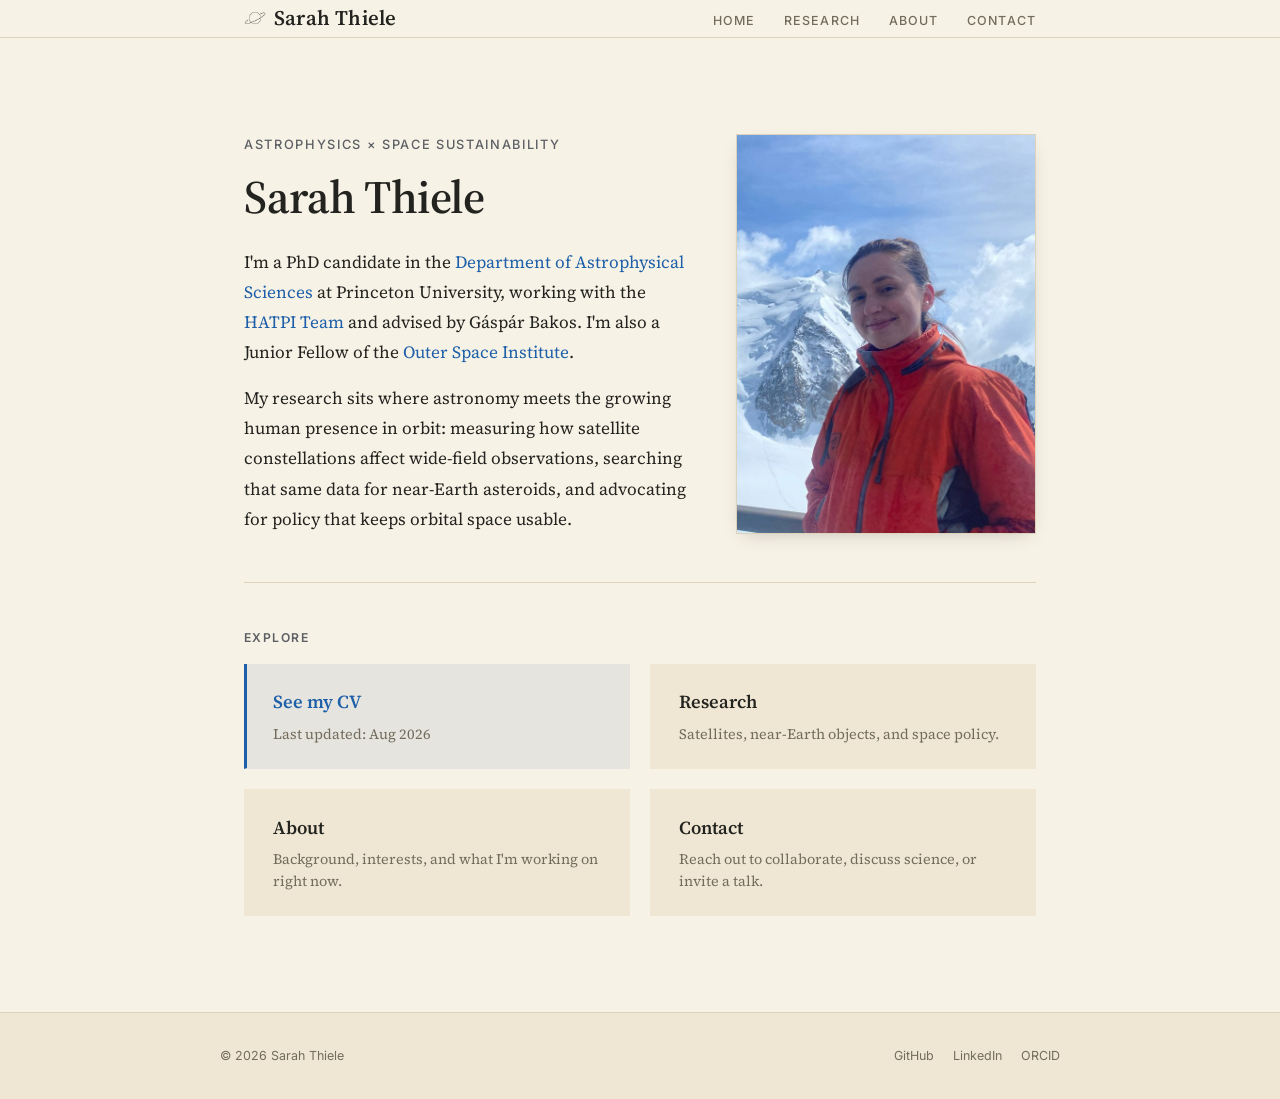
<file: index.html>
<!DOCTYPE html>
<html lang="en">
<head>
  <meta charset="UTF-8" />
  <meta name="viewport" content="width=device-width, initial-scale=1" />
  <title>Sarah Thiele | Astronomer</title>
  <meta name="description" content="Sarah Thiele — PhD candidate in astrophysics at Princeton University studying satellite trails and space sustainability." />
  <link rel="preconnect" href="https://fonts.googleapis.com" />
  <link rel="preconnect" href="https://fonts.gstatic.com" crossorigin />
  <link href="https://fonts.googleapis.com/css2?family=Source+Serif+4:ital,wght@0,400;0,600;1,400&family=Inter:wght@400;500;600&display=swap" rel="stylesheet" />
  <link rel="icon" type="image/png" href="saturn-icon.png" />
  <link rel="stylesheet" href="style.css" />
</head>
<body>
<script src="nav.js" defer></script>

<main>
  <section class="hero">
    <div class="hero-text">
      <p class="tagline">Astrophysics × Space Sustainability</p>
      <h1>Sarah Thiele</h1>
      <p>
        I'm a PhD candidate in the <a href="https://www.astro.princeton.edu/">Department of Astrophysical Sciences</a> at Princeton University, working with the <a href="https://hatpi.org/">HATPI Team</a> and advised by Gáspár Bakos. I'm also a Junior Fellow of the <a href="http://outerspaceinstitute.ca/">Outer Space Institute</a>.
      </p>
      <p>
        My research sits where astronomy meets the growing human presence in orbit: measuring how satellite constellations affect wide-field observations, searching that same data for near-Earth asteroids, and advocating for policy that keeps orbital space usable.
      </p>
    </div>
    <div class="hero-photo">
      <!--
        Replace the src below with your own photo.
        Rename your photo file to "photo.jpg" and put it in the same folder,
        or update the path here.
      -->
      <img src="photo.jpg" alt="Sarah Thiele" onerror="this.style.display='none'" />
    </div>
  </section>

  <h3>Explore</h3>
  <div class="quick-links">
    <a class="ql-card ql-cv" href="Thiele_CV_2026.pdf" target="_blank" rel="noopener">
      <div class="ql-title">See my CV</div>
      <div class="ql-desc">Last updated: Aug 2026</div>
    </a>
    <a class="ql-card" href="research.html">
      <div class="ql-title">Research</div>
      <div class="ql-desc">Satellites, near-Earth objects, and space policy.</div>
    </a>
    <a class="ql-card" href="about.html">
      <div class="ql-title">About</div>
      <div class="ql-desc">Background, interests, and what I'm working on right now.</div>
    </a>
    <a class="ql-card" href="contact.html">
      <div class="ql-title">Contact</div>
      <div class="ql-desc">Reach out to collaborate, discuss science, or invite a talk.</div>
    </a>
  </div>
</main>

</body>
</html>
</file>
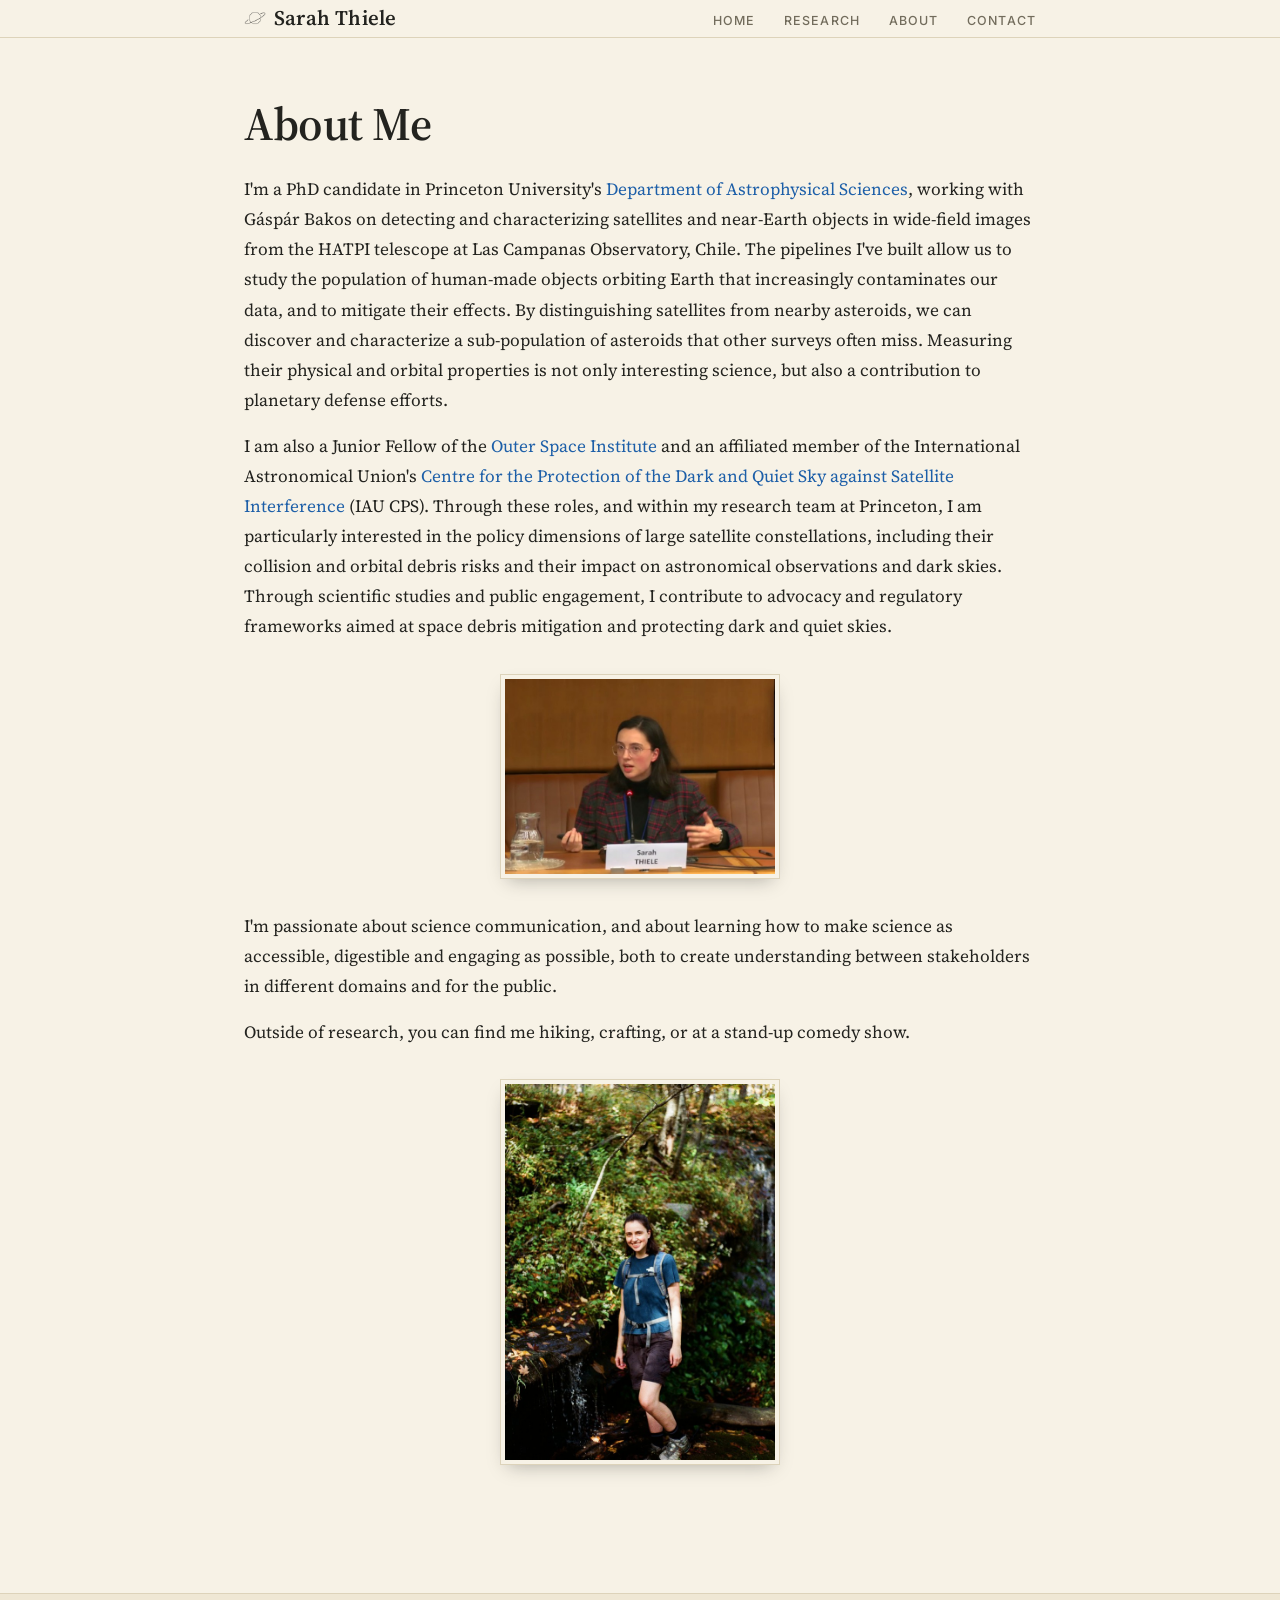
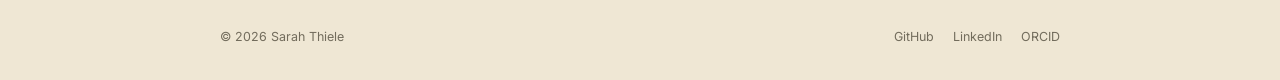
<file: about.html>
<!DOCTYPE html>
<html lang="en">
<head>
  <meta charset="UTF-8" />
  <meta name="viewport" content="width=device-width, initial-scale=1" />
  <title>About | Sarah Thiele</title>
  <meta name="description" content="About Sarah Thiele — PhD candidate in astrophysics at Princeton University." />
  <link rel="preconnect" href="https://fonts.googleapis.com" />
  <link rel="preconnect" href="https://fonts.gstatic.com" crossorigin />
  <link href="https://fonts.googleapis.com/css2?family=Source+Serif+4:ital,wght@0,400;0,600;1,400&family=Inter:wght@400;500;600&display=swap" rel="stylesheet" />
  <link rel="icon" type="image/png" href="saturn-icon.png" />
  <link rel="stylesheet" href="style.css" />
</head>
<body>
<script src="nav.js" defer></script>

<main>
  <h1>About Me</h1>

  <p>
    I'm a PhD candidate in Princeton University's <a href="https://www.astro.princeton.edu/">Department of Astrophysical Sciences</a>, working with Gáspár Bakos on detecting and characterizing satellites and near-Earth objects in wide-field images from the HATPI telescope at Las Campanas Observatory, Chile. The pipelines I've built allow us to study the population of human-made objects orbiting Earth that increasingly contaminates our data, and to mitigate their effects. By distinguishing satellites from nearby asteroids, we can discover and characterize a sub-population of asteroids that other surveys often miss. Measuring their physical and orbital properties is not only interesting science, but also a contribution to planetary defense efforts.
  </p>

  <p>
    I am also a Junior Fellow of the <a href="http://outerspaceinstitute.ca/">Outer Space Institute</a> and an affiliated member of the International Astronomical Union's <a href="https://cps.iau.org/">Centre for the Protection of the Dark and Quiet Sky against Satellite Interference</a> (IAU CPS). Through these roles, and within my research team at Princeton, I am particularly interested in the policy dimensions of large satellite constellations, including their collision and orbital debris risks and their impact on astronomical observations and dark skies. Through scientific studies and public engagement, I contribute to advocacy and regulatory frameworks aimed at space debris mitigation and protecting dark and quiet skies.
  </p>

  <img class="side-photo side-photo-talk" src="about-talk.jpg" alt="Sarah Thiele giving a talk" />

  <p>
    I'm passionate about science communication, and about learning how to make science as accessible, digestible and engaging as possible, both to create understanding between stakeholders in different domains and for the public.
  </p>

  <p>
    Outside of research, you can find me hiking, crafting, or at a stand-up comedy show.
  </p>

  <img class="side-photo side-photo-hiking" src="about-hiking.jpg" alt="Sarah Thiele hiking" />
</main>

</body>
</html>
</file>
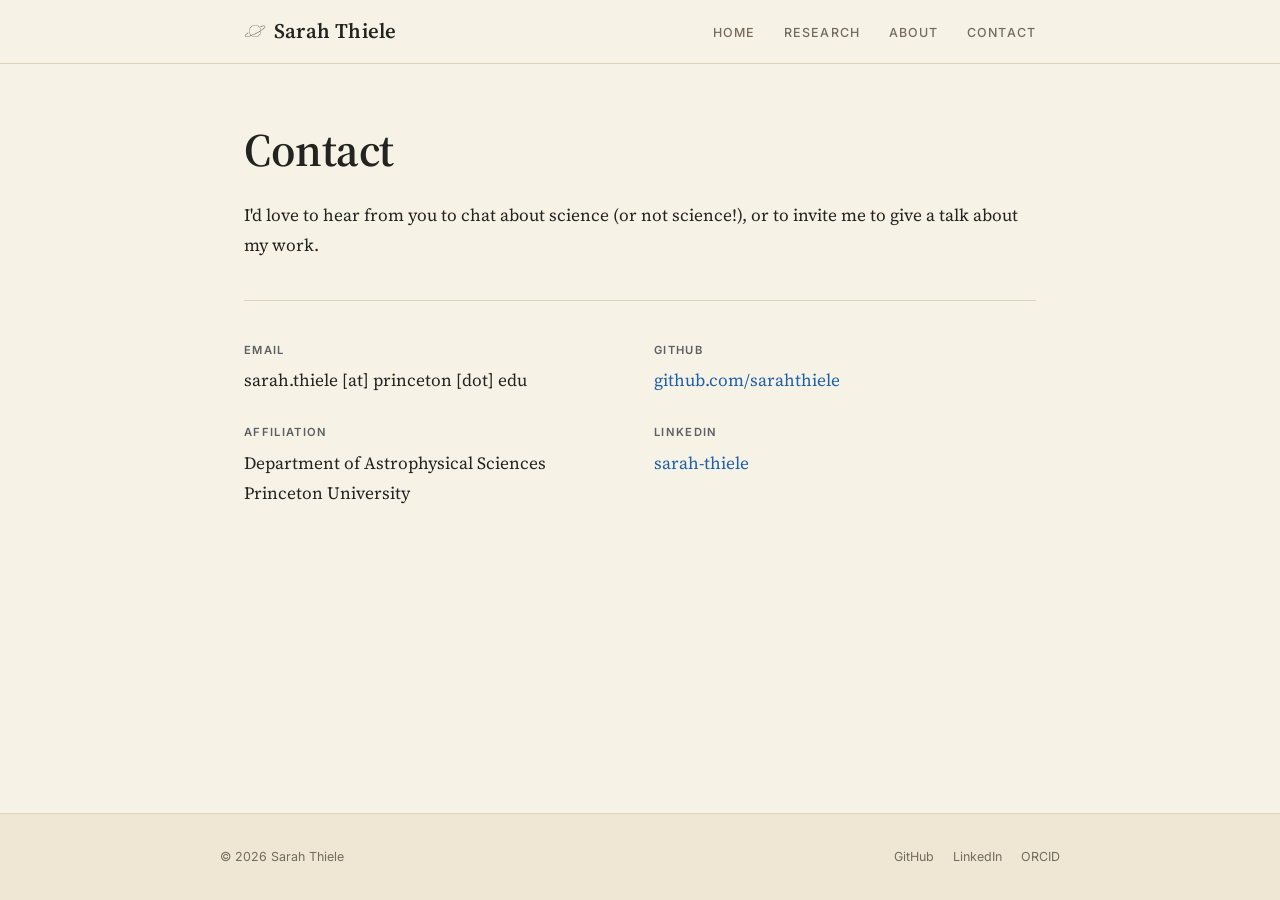
<file: contact.html>
<!DOCTYPE html>
<html lang="en">
<head>
  <meta charset="UTF-8" />
  <meta name="viewport" content="width=device-width, initial-scale=1" />
  <title>Contact | Sarah Thiele</title>
  <meta name="description" content="Contact Sarah Thiele, PhD candidate in astrophysics at Princeton University." />
  <link rel="preconnect" href="https://fonts.googleapis.com" />
  <link rel="preconnect" href="https://fonts.gstatic.com" crossorigin />
  <link href="https://fonts.googleapis.com/css2?family=Source+Serif+4:ital,wght@0,400;0,600;1,400&family=Inter:wght@400;500;600&display=swap" rel="stylesheet" />
  <link rel="icon" type="image/png" href="saturn-icon.png" />
  <link rel="stylesheet" href="style.css" />
</head>
<body>
<script src="nav.js" defer></script>

<main>
  <h1>Contact</h1>
  <p>
    I'd love to hear from you to chat about science (or not science!), or to invite me to give a talk about my work.
  </p>

  <hr />

  <div class="contact-grid">
    <div class="contact-item">
      <p class="label">Email</p>
      <p>sarah.thiele [at] princeton [dot] edu</p>
    </div>
    <div class="contact-item">
      <p class="label">GitHub</p>
      <p><a href="https://github.com/sarahthiele" target="_blank" rel="noopener">github.com/sarahthiele</a></p>
    </div>
    <div class="contact-item">
      <p class="label">Affiliation</p>
      <p>
        Department of Astrophysical Sciences<br/>
        Princeton University
      </p>
    </div>
    <div class="contact-item">
      <p class="label">LinkedIn</p>
      <p><a href="http://www.linkedin.com/in/sarah-thiele-a543a9128" target="_blank" rel="noopener">sarah-thiele</a></p>
    </div>
  </div>
</main>

</body>
</html>
</file>
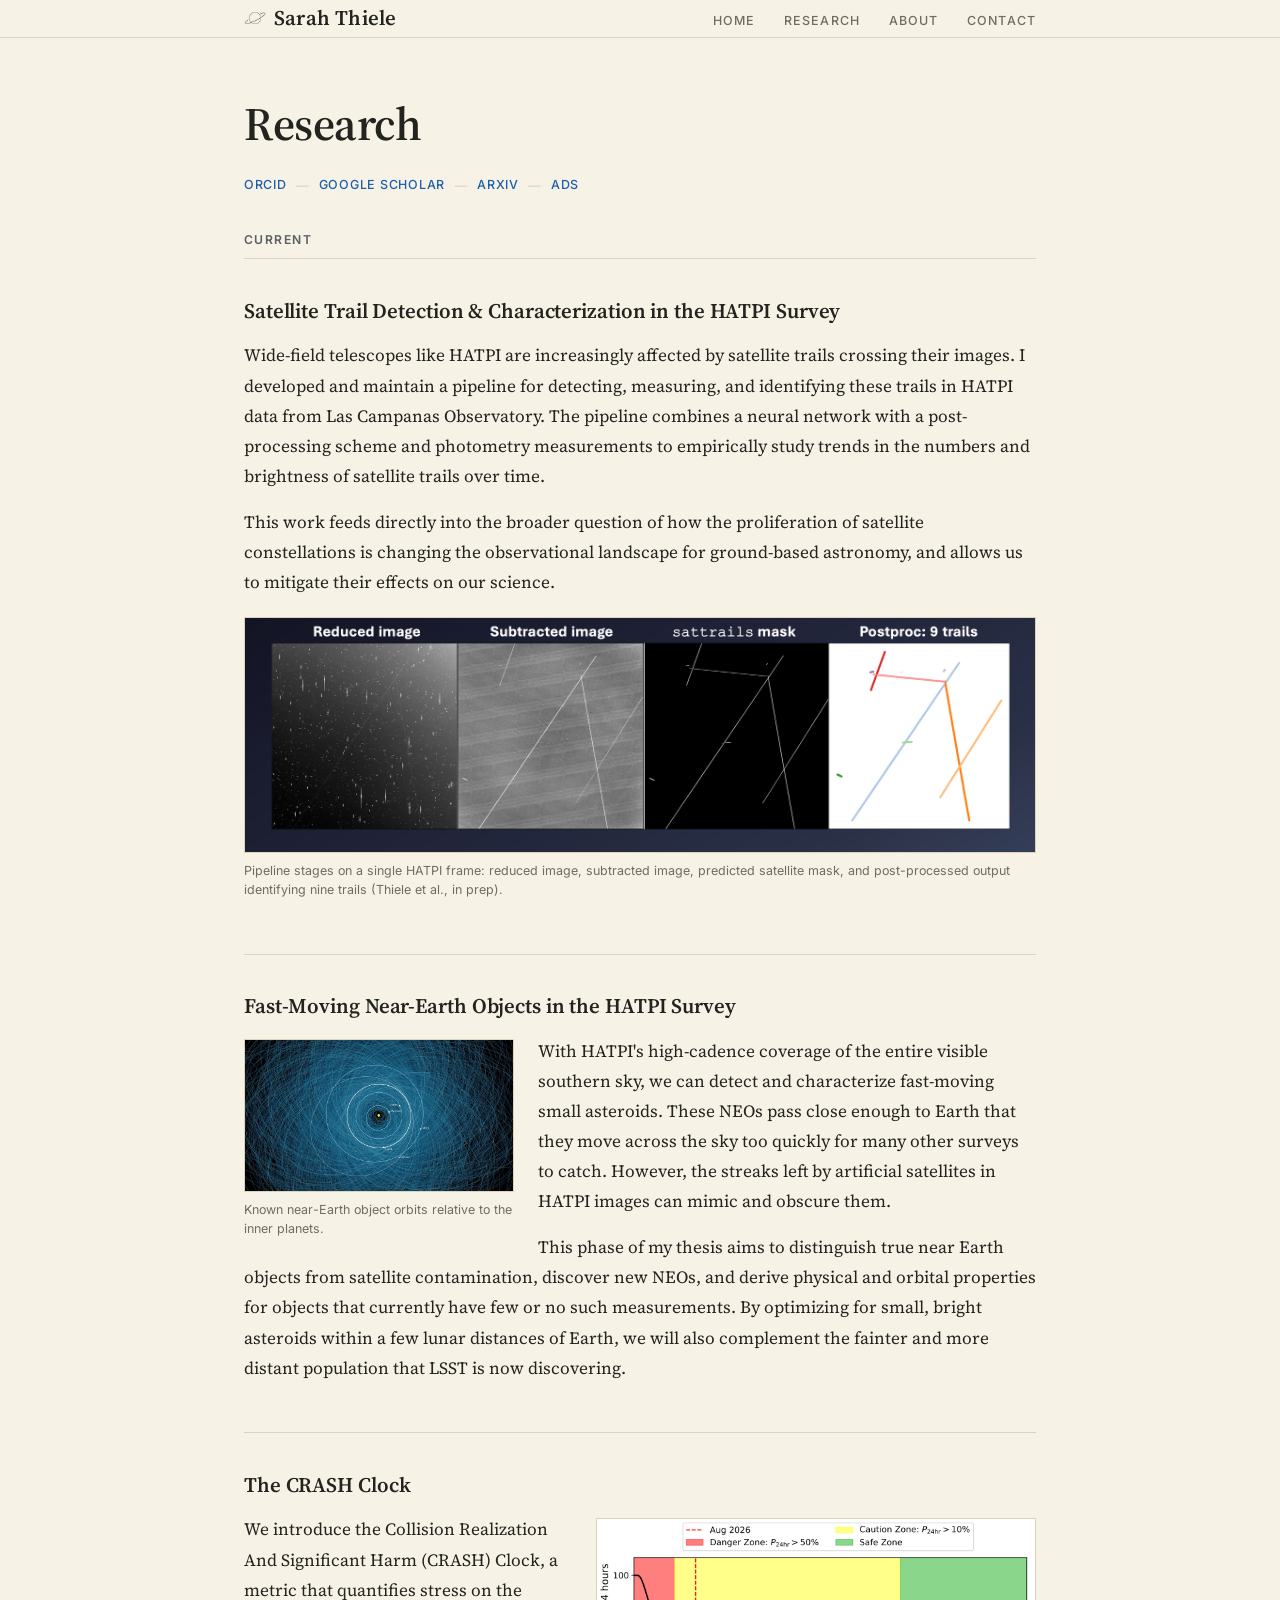
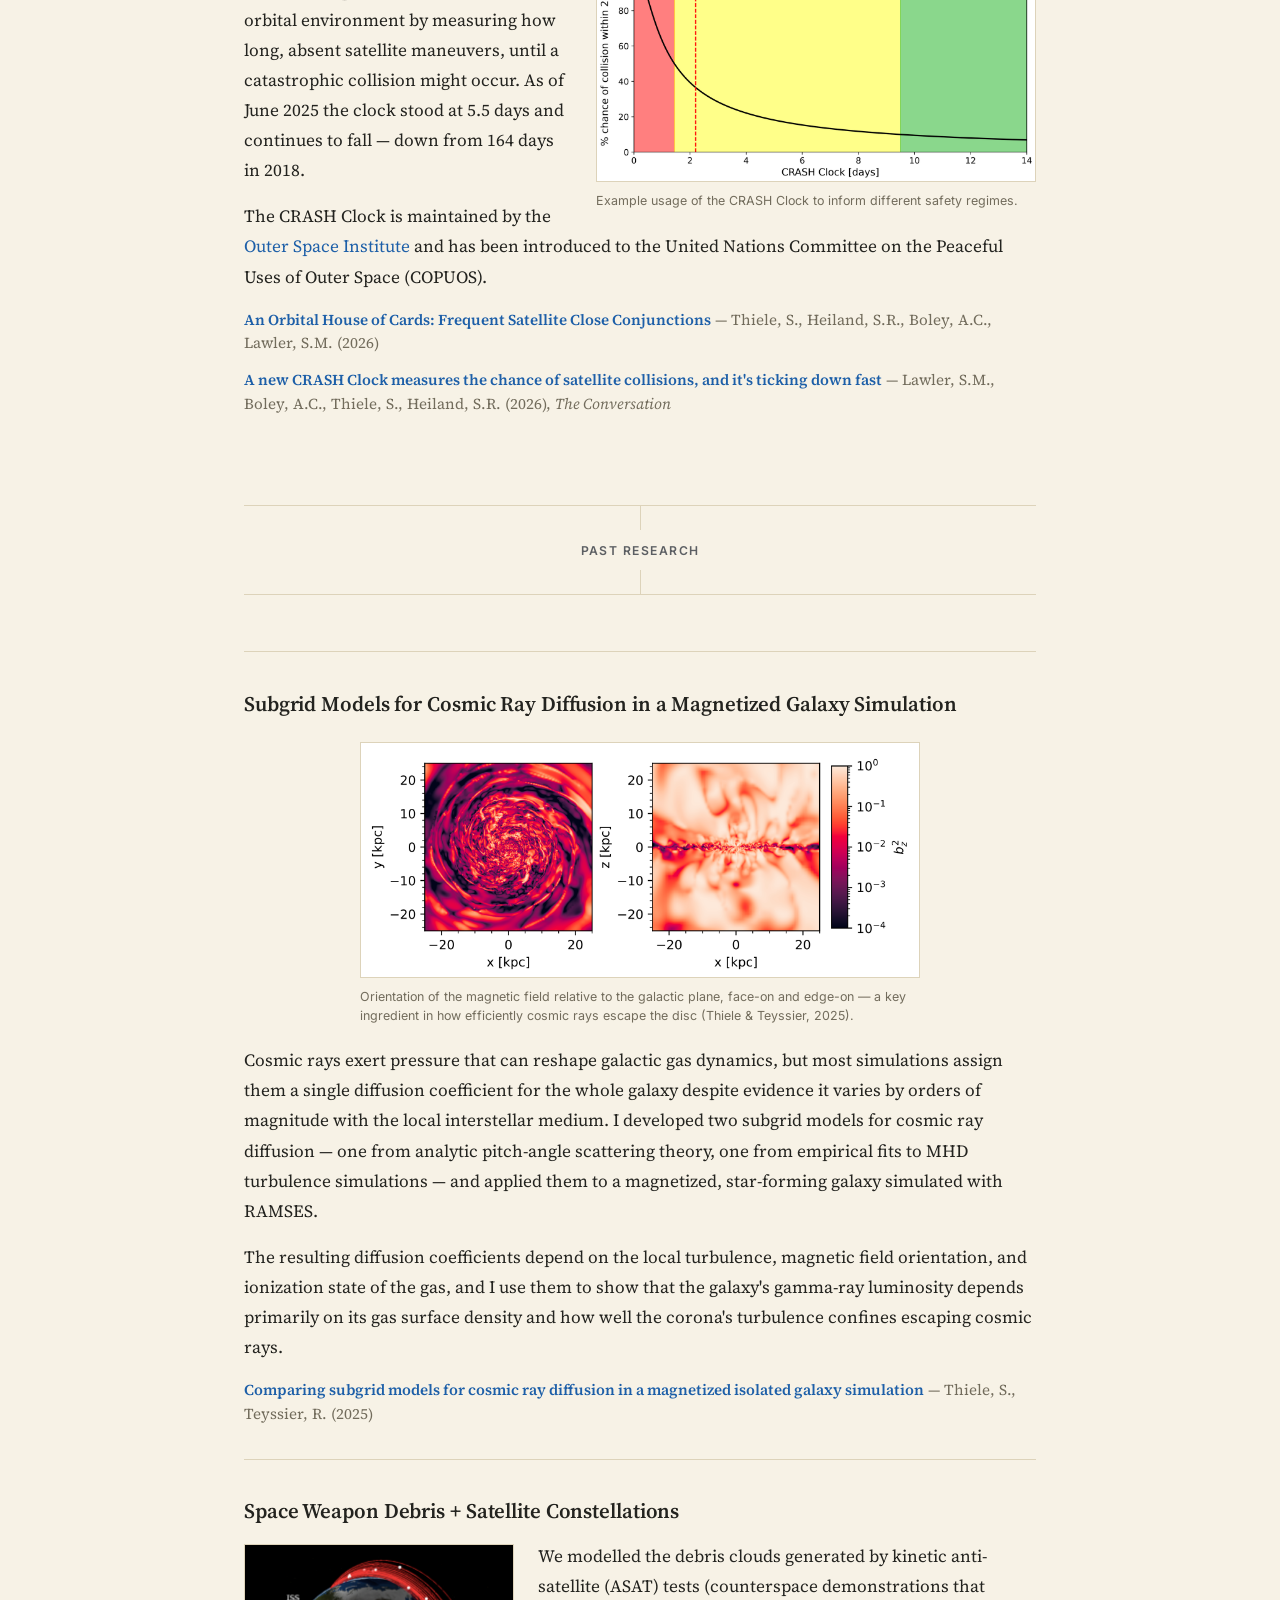
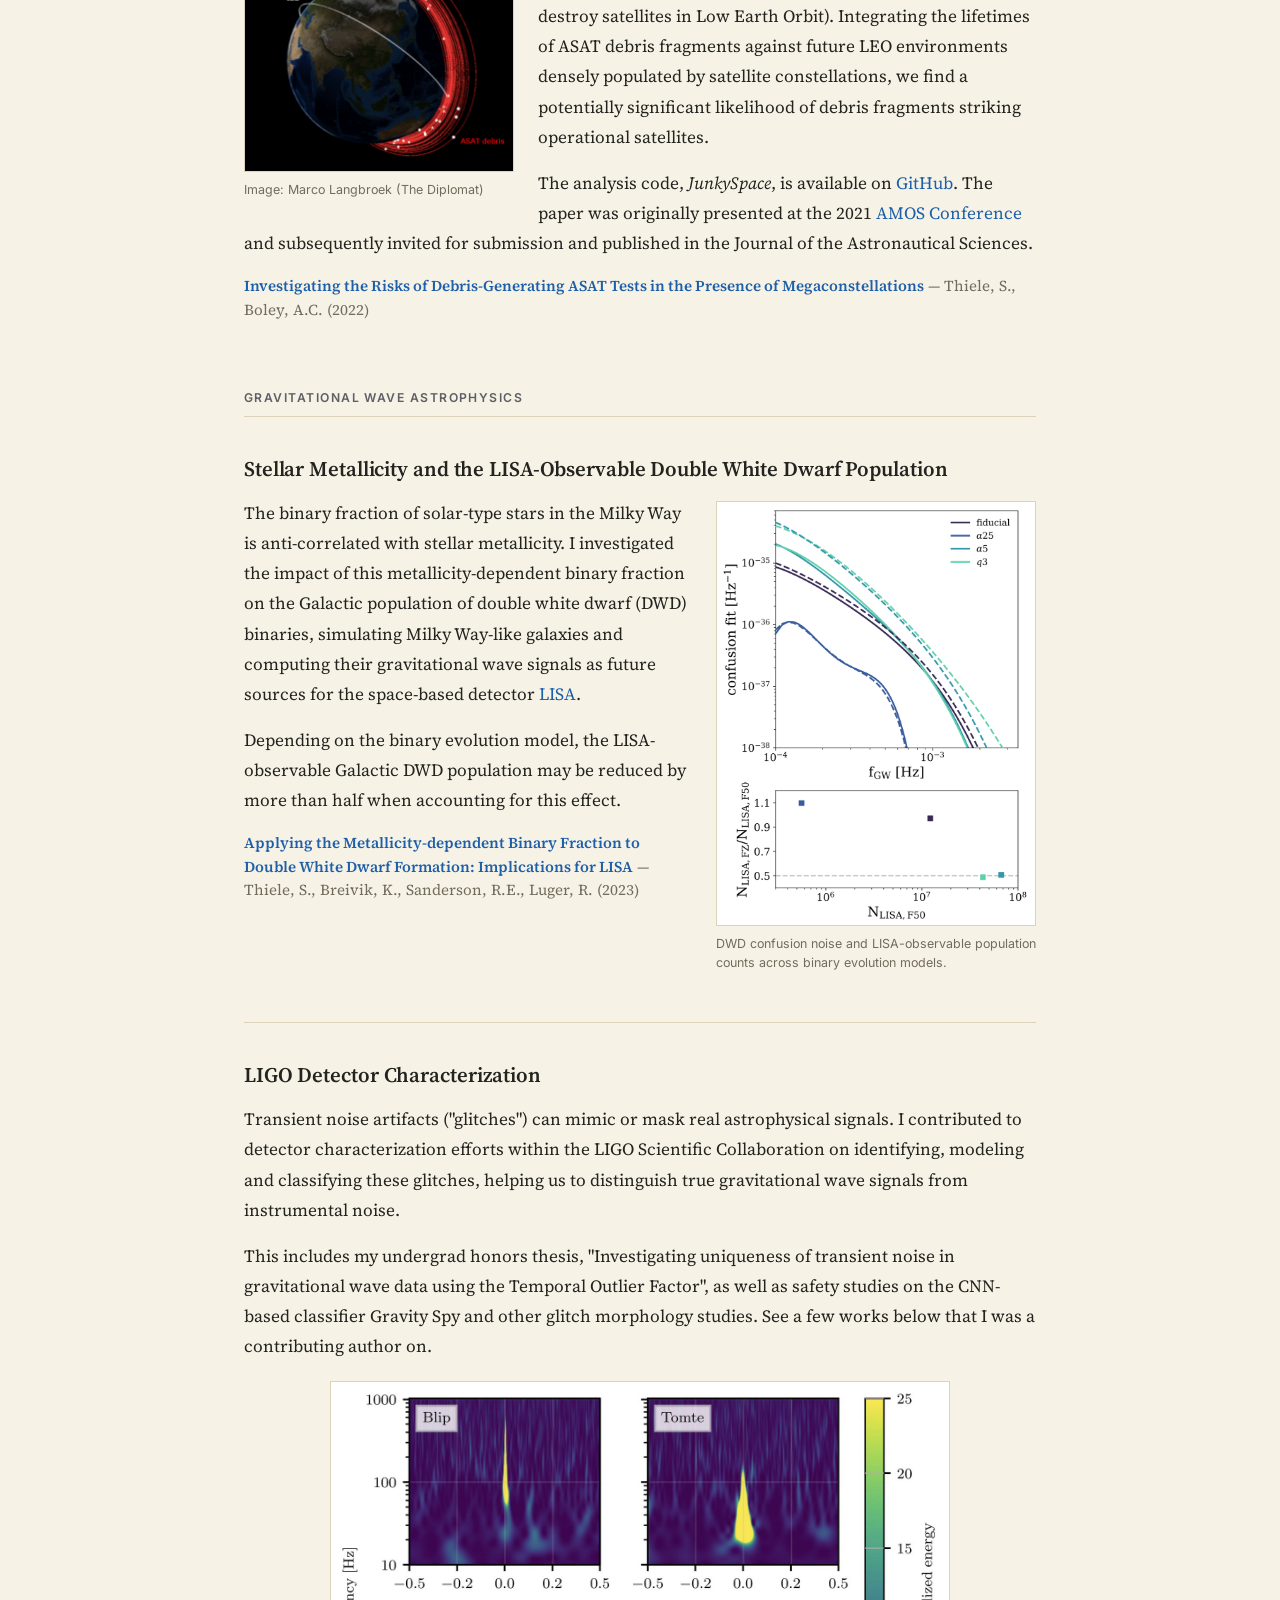
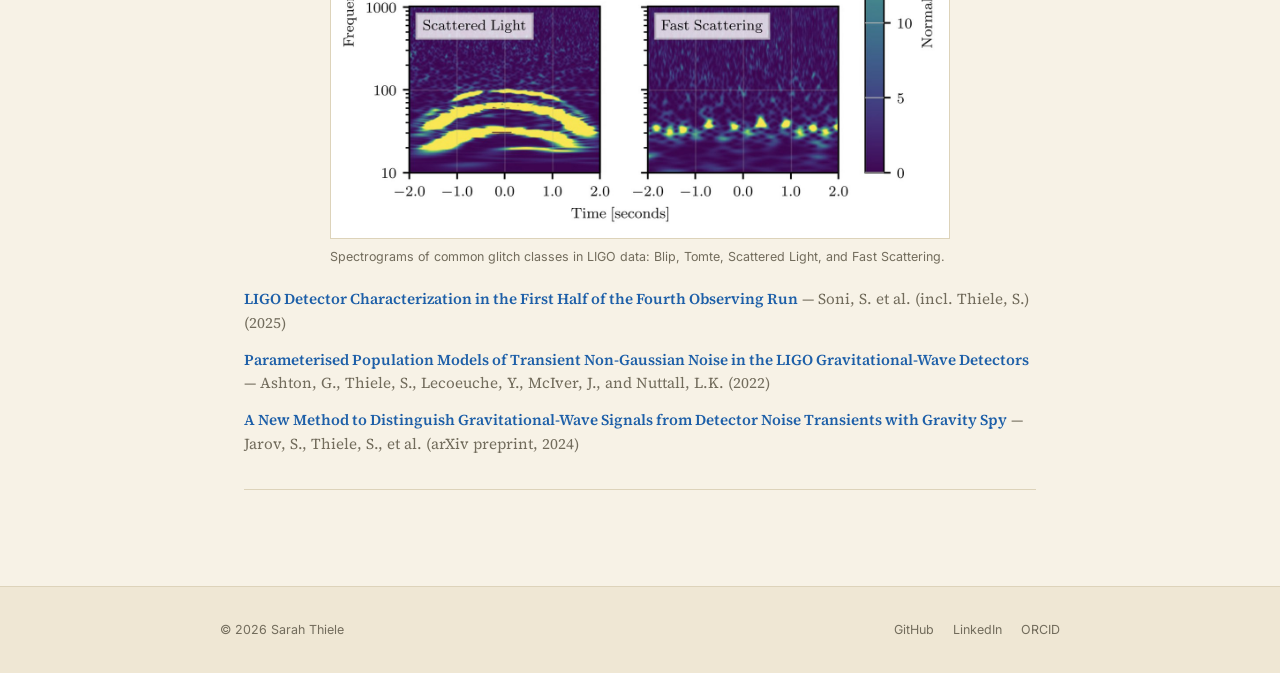
<file: research.html>
<!DOCTYPE html>
<html lang="en">
<head>
  <meta charset="UTF-8" />
  <meta name="viewport" content="width=device-width, initial-scale=1" />
  <title>Research | Sarah Thiele</title>
  <meta name="description" content="Research by Sarah Thiele — satellite trails, space debris, gravitational waves." />
  <link rel="preconnect" href="https://fonts.googleapis.com" />
  <link rel="preconnect" href="https://fonts.gstatic.com" crossorigin />
  <link href="https://fonts.googleapis.com/css2?family=Source+Serif+4:ital,wght@0,400;0,600;1,400&family=Inter:wght@400;500;600&display=swap" rel="stylesheet" />
  <link rel="icon" type="image/png" href="saturn-icon.png" />
  <link rel="stylesheet" href="style.css" />
</head>
<body>
<script src="nav.js" defer></script>

<main>
  <h1>Research</h1>
  <div class="profile-links">
    <a href="https://orcid.org/0000-0001-7442-6926" target="_blank" rel="noopener">ORCID</a>
    <span class="profile-links-sep">—</span>
    <a href="https://scholar.google.com/citations?user=5zHQ6moAAAAJ&hl=en&oi=ao" target="_blank" rel="noopener">Google Scholar</a>
    <span class="profile-links-sep">—</span>
    <a href="https://arxiv.org/search/advanced?advanced=&terms-0-operator=AND&terms-0-term=Sarah+Thiele&terms-0-field=all&classification-physics=y&classification-physics_archives=astro-ph&classification-include_cross_list=include&date-filter_by=all_dates&date-year=&date-from_date=&date-to_date=&date-date_type=submitted_date&abstracts=show&size=50&order=-submitted_date" target="_blank" rel="noopener">arXiv</a>
    <span class="profile-links-sep">—</span>
    <a href="https://ui.adsabs.harvard.edu/search/filter_database_fq_database=AND&filter_database_fq_database=database%3A%22astronomy%22&fq=%7B!type%3Daqp%20v%3D%24fq_database%7D&fq_database=(database%3A%22astronomy%22)&p_=0&q=-docs(193f797db2bc0ba73dd5c494deb86b3a)%20-docs(f2ef78c8d24fbfee3cdda9d6c31d3da4)%20%20author%3A%22Thiele%2C%20Sarah%22%20collection%3Aastronomy&sort=date%20desc%2C%20bibcode%20desc" target="_blank" rel="noopener">ADS</a>
  </div>
  <!--
  <p style="color: var(--muted); font-family: 'Inter', sans-serif; font-size: 0.9rem;">
    My research sits at the intersection of observational astronomy and space sustainability, spanning satellite trails, near-Earth objects, and space policy.
  </p>
  -->

  <h3>Current</h3>

  <!-- ── Project 1 ──────────────────────────────────────────── -->
  <div class="research-item">
    <h2>Satellite Trail Detection &amp; Characterization in the HATPI Survey</h2>
    <p>
      Wide-field telescopes like HATPI are increasingly affected by satellite trails crossing their images. I developed and maintain a pipeline for detecting, measuring, and identifying these trails in HATPI data from Las Campanas Observatory. The pipeline combines a neural network with a post-processing scheme and photometry measurements to empirically study trends in the numbers and brightness of satellite trails over time.
    </p>
    <p>
      This work feeds directly into the broader question of how the proliferation of satellite constellations is changing the observational landscape for ground-based astronomy, and allows us to mitigate their effects on our science.
    </p>
    <figure class="research-figure">
      <img src="trail-example.png" alt="Four-panel figure showing a reduced HATPI image, the subtracted image, the sattrails mask, and post-processed output identifying 9 satellite trails." loading="lazy" />
      <figcaption>Pipeline stages on a single HATPI frame: reduced image, subtracted image, predicted satellite mask, and post-processed output identifying nine trails (Thiele et al., in prep).</figcaption>
    </figure>
    <!--
    <div class="tags">
      <span class="tag">Machine Learning</span>
      <span class="tag">Satellite Trails</span>
      <span class="tag">Wide-field Imaging</span>
      <span class="tag">HATPI</span>
    </div>
    -->
  </div>

  <!-- ── Project 2 ──────────────────────────────────────────── -->
  <div class="research-item">
    <h2>Fast-Moving Near-Earth Objects in the HATPI Survey</h2>
    <figure class="research-figure inset-left">
      <img src="asteroids.jpg" alt="Diagram of thousands of near-Earth object orbits around the Sun, with Mercury, Venus, Earth, Mars, and Didymos marked." loading="lazy" />
      <figcaption>Known near-Earth object orbits relative to the inner planets.</figcaption>
    </figure>
    <p>
      With HATPI's high-cadence coverage of the entire visible southern sky, we can detect and characterize fast-moving small asteroids. These NEOs pass close enough to Earth that they move across the sky too quickly for many other surveys to catch. However, the streaks left by artificial satellites in HATPI images can mimic and obscure them.
    </p>
    <p>
      This phase of my thesis aims to distinguish true near Earth objects from satellite contamination, discover new NEOs, and derive physical and orbital properties for objects that currently have few or no such measurements. By optimizing for small, bright asteroids within a few lunar distances of Earth, we will also complement the fainter and more distant population that LSST is now discovering.
    </p>
    <div style="clear: both;"></div>
    <!--
    <div class="tags">
      <span class="tag">Machine Learning</span>
      <span class="tag">Near-Earth Objects</span>
      <span class="tag">Planetary Defense</span>
      <span class="tag">HATPI</span>
    </div>
    -->
  </div>

  <!-- ── Project 3 ──────────────────────────────────────────── -->
  <div class="research-item">
    <h2>The CRASH Clock</h2>
    <figure class="research-figure inset">
      <img src="crashclock-plot.png" alt="Plot of percent chance of collision within 24 hours versus the CRASH Clock value in days, with shaded danger, caution, and safe zones and a dashed line marking the Aug 2026 value." loading="lazy" />
      <figcaption>Example usage of the CRASH Clock to inform different safety regimes.</figcaption>
    </figure>
    <p>
      We introduce the Collision Realization And Significant Harm (CRASH) Clock, a metric that quantifies stress on the orbital environment by measuring how long, absent satellite maneuvers, until a catastrophic collision might occur. As of June 2025 the clock stood at 5.5 days and continues to fall — down from 164 days in 2018.
    </p>
    <p>
      The CRASH Clock is maintained by the <a href="https://outerspaceinstitute.ca/crashclock/" target="_blank" rel="noopener">Outer Space Institute</a> and has been introduced to the United Nations Committee on the Peaceful Uses of Outer Space (COPUOS).
    </p>
    <ul class="paper-list">
      <li><strong><a href="https://www.sciencedirect.com/science/article/pii/S0094576526004091?via%3Dihub" target="_blank" rel="noopener">An Orbital House of Cards: Frequent Satellite Close Conjunctions</a></strong> <span class="cite-meta">— Thiele, S., Heiland, S.R., Boley, A.C., Lawler, S.M. (2026)</span></li>
      <li><strong><a href="https://theconversation.com/a-new-crash-clock-measures-the-chance-of-satellite-collisions-and-its-ticking-down-fast-283481" target="_blank" rel="noopener">A new CRASH Clock measures the chance of satellite collisions, and it's ticking down fast</a></strong> <span class="cite-meta">— Lawler, S.M., Boley, A.C., Thiele, S., Heiland, S.R. (2026), <em>The Conversation</em></span></li>
    </ul>
    <div style="clear: both;"></div>
    <!--
    <div class="tags">
      <span class="tag">Satellite Conjunctions</span>
      <span class="tag">Space Debris</span>
      <span class="tag">Orbital Congestion</span>
      <span class="tag">Space Sustainability</span>
    </div>
    -->
  </div>

  <div class="section-divider">
    <hr />
    <span class="divider-tick"></span>
    <h3>Past Research</h3>
    <span class="divider-tick"></span>
    <hr />
  </div>

  <!-- ── Project 4 ──────────────────────────────────────────── -->
  <div class="research-item">
    <h2>Subgrid Models for Cosmic Ray Diffusion in a Magnetized Galaxy Simulation</h2>
    <figure class="research-figure" style="max-width: 560px; margin-left: auto; margin-right: auto;">
      <img src="cosmic-ray.png" alt="Two-panel plot showing the spatial distribution of the squared vertical magnetic field component across a simulated galaxy, face-on and edge-on, with the field lying mostly in the disc plane and becoming more tangled and vertical in the corona." loading="lazy" />
      <figcaption>Orientation of the magnetic field relative to the galactic plane, face-on and edge-on — a key ingredient in how efficiently cosmic rays escape the disc (Thiele &amp; Teyssier, 2025).</figcaption>
    </figure>
    <p>
      Cosmic rays exert pressure that can reshape galactic gas dynamics, but most simulations assign them a single diffusion coefficient for the whole galaxy despite evidence it varies by orders of magnitude with the local interstellar medium. I developed two subgrid models for cosmic ray diffusion — one from analytic pitch-angle scattering theory, one from empirical fits to MHD turbulence simulations — and applied them to a magnetized, star-forming galaxy simulated with RAMSES.
    </p>
    <p>
      The resulting diffusion coefficients depend on the local turbulence, magnetic field orientation, and ionization state of the gas, and I use them to show that the galaxy's gamma-ray luminosity depends primarily on its gas surface density and how well the corona's turbulence confines escaping cosmic rays.
    </p>
    <ul class="paper-list">
      <li><strong><a href="https://doi.org/10.1093/mnras/staf1509" target="_blank" rel="noopener">Comparing subgrid models for cosmic ray diffusion in a magnetized isolated galaxy simulation</a></strong> <span class="cite-meta">— Thiele, S., Teyssier, R. (2025)</span></li>
    </ul>
    <div style="clear: both;"></div>
    <!--
    <div class="tags">
      <span class="tag">Cosmic Rays</span>
      <span class="tag">MHD Simulation</span>
      <span class="tag">Galaxy Formation</span>
      <span class="tag">RAMSES</span>
    </div>
    -->
  </div>

  <!-- ── Project 5 ──────────────────────────────────────────── -->
  <div class="research-item">
    <h2>Space Weapon Debris + Satellite Constellations</h2>
    <figure class="research-figure inset-left">
      <img src="asat.png" alt="Illustration of Earth showing a ring of ASAT debris in low Earth orbit crossing the ISS orbital path." loading="lazy" />
      <figcaption>Image: Marco Langbroek (The Diplomat)</figcaption>
    </figure>
    <p>
      We modelled the debris clouds generated by kinetic anti-satellite (ASAT) tests (counterspace demonstrations that destroy satellites in Low Earth Orbit). Integrating the lifetimes of ASAT debris fragments against future LEO environments densely populated by satellite constellations, we find a potentially significant likelihood of debris fragments striking operational satellites.
    </p>
    <p>
      The analysis code, <em>JunkySpace</em>, is available on <a href="https://github.com/sarahthiele/junkyspace" target="_blank" rel="noopener">GitHub</a>. The paper was originally presented at the 2021 <a href="https://amostech.com/" target="_blank" rel="noopener">AMOS Conference</a> and subsequently invited for submission and published in the Journal of the Astronautical Sciences.
    </p>
    <ul class="paper-list">
      <li><strong><a href="https://rdcu.be/c2ILA" target="_blank" rel="noopener">Investigating the Risks of Debris-Generating ASAT Tests in the Presence of Megaconstellations</a></strong> <span class="cite-meta">— Thiele, S., Boley, A.C. (2022)</span></li>
    </ul>
    <!--
    <div class="tags">
      <span class="tag">Space Debris</span>
      <span class="tag">ASAT</span>
      <span class="tag">Orbital Dynamics</span>
      <span class="tag">Space Sustainability</span>
    </div>
    -->
    <div style="clear: both;"></div>
  </div>

  <h3>Gravitational Wave Astrophysics</h3>

  <!-- ── Project 6 ──────────────────────────────────────────── -->
  <div class="research-item">
    <h2>Stellar Metallicity and the LISA-Observable Double White Dwarf Population</h2>
    <figure class="research-figure inset" style="width: 320px;">
      <img src="lisa-confusion-plot.png" alt="Plot of the DWD confusion noise fit versus gravitational wave frequency for several binary evolution models, with a lower panel comparing the number of LISA-observable DWDs across models." loading="lazy" />
      <figcaption>DWD confusion noise and LISA-observable population counts across binary evolution models.</figcaption>
    </figure>
    <p>
      The binary fraction of solar-type stars in the Milky Way is anti-correlated with stellar metallicity. I investigated the impact of this metallicity-dependent binary fraction on the Galactic population of double white dwarf (DWD) binaries, simulating Milky Way-like galaxies and computing their gravitational wave signals as future sources for the space-based detector <a href="https://lisa.nasa.gov/" target="_blank" rel="noopener">LISA</a>.
    </p>
    <p>
      Depending on the binary evolution model, the LISA-observable Galactic DWD population may be reduced by more than half when accounting for this effect.
    </p>
    <ul class="paper-list">
      <li><strong><a href="https://iopscience.iop.org/article/10.3847/1538-4357/aca7be" target="_blank" rel="noopener">Applying the Metallicity-dependent Binary Fraction to Double White Dwarf Formation: Implications for LISA</a></strong> <span class="cite-meta">— Thiele, S., Breivik, K., Sanderson, R.E., Luger, R. (2023)</span></li>
    </ul>
    <div style="clear: both;"></div>
    <!--
    <div class="tags">
      <span class="tag">Gravitational Waves</span>
      <span class="tag">White Dwarfs</span>
      <span class="tag">LISA</span>
      <span class="tag">Binary Stars</span>
    </div>
    -->
  </div>

  <!-- ── Project 7 ──────────────────────────────────────────── -->
  <div class="research-item">
    <h2>LIGO Detector Characterization</h2>
    <p>
      Transient noise artifacts ("glitches") can mimic or mask real astrophysical signals. I contributed to detector characterization efforts within the LIGO Scientific Collaboration on identifying, modeling and classifying these glitches, helping us to distinguish true gravitational wave signals from instrumental noise.
    </p>
    <p>
      This includes my undergrad honors thesis, "Investigating uniqueness of transient noise in gravitational wave data using the Temporal Outlier Factor", as well as safety studies on the CNN-based classifier Gravity Spy and other glitch morphology studies. See a few works below that I was a contributing author on.
    </p>
    <figure class="research-figure" style="max-width: 620px; margin-left: auto; margin-right: auto;">
      <img src="glitch-classes.jpg" alt="Spectrograms of four common LIGO glitch classes: Blip, Tomte, Scattered Light, and Fast Scattering." loading="lazy" />
      <figcaption>Spectrograms of common glitch classes in LIGO data: Blip, Tomte, Scattered Light, and Fast Scattering.</figcaption>
    </figure>
    <ul class="paper-list">
      <li><strong><a href="https://iopscience.iop.org/article/10.1088/1361-6382/adc4b6/meta" target="_blank" rel="noopener">LIGO Detector Characterization in the First Half of the Fourth Observing Run</a></strong> <span class="cite-meta">— Soni, S. et al. (incl. Thiele, S.) (2025)</span></li>
      <li><strong><a href="https://iopscience.iop.org/article/10.1088/1361-6382/ac8094/meta" target="_blank" rel="noopener">Parameterised Population Models of Transient Non-Gaussian Noise in the LIGO Gravitational-Wave Detectors</a></strong> <span class="cite-meta">— Ashton, G., Thiele, S., Lecoeuche, Y., McIver, J., and Nuttall, L.K. (2022)</span></li>
      <li><strong><a href="https://arxiv.org/abs/2307.15867" target="_blank" rel="noopener">A New Method to Distinguish Gravitational-Wave Signals from Detector Noise Transients with Gravity Spy</a></strong> <span class="cite-meta">— Jarov, S., Thiele, S., et al. (arXiv preprint, 2024)</span></li>
    </ul>
    <!--
    <div class="tags">
      <span class="tag">Gravitational Waves</span>
      <span class="tag">Detector Characterization</span>
      <span class="tag">LIGO</span>
    </div>
    -->
  </div>

</main>

</body>
</html>
</file>
<file: style.css>
/* ─── Tokens ─────────────────────────────────────────────── */
:root {
  --bg:        #f7f2e6;
  --bg-soft:   #efe7d4;
  --fg:        #23231f;
  --muted:     #726c5c;
  --rule:      #ddd3ba;
  --blue:      #1d5fa8;
  --blue-h:    #123f75;
  --slate:     #5c5f63;
  --slate-bg:  #e6e4de;
  --max:       840px;
  --nav-h:     64px;
}

/* ─── Reset ──────────────────────────────────────────────── */
*, *::before, *::after { box-sizing: border-box; margin: 0; padding: 0; }
html { font-size: 16px; scroll-behavior: smooth; }

html, body { height: 100%; }

body {
  background: var(--bg);
  color: var(--fg);
  font-family: 'Source Serif 4', Georgia, serif;
  font-size: 1.075rem;
  line-height: 1.75;
  -webkit-font-smoothing: antialiased;
  display: flex;
  flex-direction: column;
  min-height: 100vh;
}

/* ─── Nav ────────────────────────────────────────────────── */
nav {
  position: sticky;
  top: 0;
  z-index: 100;
  background: var(--bg);
  border-bottom: 1px solid var(--rule);
  height: var(--nav-h);
  display: flex;
  align-items: center;
}

nav .inner {
  max-width: var(--max);
  width: 100%;
  margin: 0 auto;
  padding: 0 1.5rem;
  display: flex;
  justify-content: space-between;
  align-items: center;
}

nav .brand {
  display: flex;
  align-items: center;
  gap: 0.5rem;
  font-family: 'Source Serif 4', Georgia, serif;
  font-size: 1.3rem;
  font-weight: 600;
  letter-spacing: 0.01em;
  color: var(--fg);
  text-decoration: none;
}

nav .brand img {
  opacity: 0.95;
}

nav ul {
  list-style: none;
  display: flex;
  gap: 1.8rem;
}

nav ul a {
  position: relative;
  font-family: 'Inter', sans-serif;
  font-size: 0.78rem;
  font-weight: 500;
  letter-spacing: 0.09em;
  text-transform: uppercase;
  color: var(--muted);
  text-decoration: none;
  padding-bottom: 0.3rem;
  transition: color 0.15s;
}

nav ul a::after {
  content: '';
  position: absolute;
  left: 0;
  right: 0;
  bottom: 0;
  height: 2px;
  background: var(--blue);
  transform: scaleX(0);
  transform-origin: left;
  transition: transform 0.2s ease;
}

nav ul a:hover { color: var(--fg); }
nav ul a:hover::after,
nav ul a.active::after { transform: scaleX(1); }
nav ul a.active { color: var(--fg); }

/* ─── Layout ─────────────────────────────────────────────── */
main {
  position: relative;
  flex: 1 0 auto;
  width: 100%;
  max-width: var(--max);
  margin: 0 auto;
  padding: 3.75rem 1.5rem 6rem;
}

/* ─── Typography ─────────────────────────────────────────── */
h1 {
  font-family: 'Source Serif 4', Georgia, serif;
  font-size: clamp(2.1rem, 5vw, 2.9rem);
  font-weight: 600;
  line-height: 1.15;
  letter-spacing: -0.01em;
  margin-bottom: 1.4rem;
}

h2 {
  font-family: 'Source Serif 4', Georgia, serif;
  font-size: 1.5rem;
  font-weight: 600;
  margin: 2.8rem 0 0.7rem;
  letter-spacing: -0.005em;
}

h3 {
  font-family: 'Inter', sans-serif;
  font-size: 0.76rem;
  font-weight: 600;
  letter-spacing: 0.12em;
  text-transform: uppercase;
  color: var(--slate);
  margin: 2rem 0 0.5rem;
}

p { margin-bottom: 1rem; }
p:last-child { margin-bottom: 0; }

a { color: var(--blue); text-decoration: none; border-bottom: 1px solid transparent; }
a:hover { color: var(--blue-h); border-bottom-color: currentColor; text-decoration: none; }

hr {
  border: none;
  border-top: 1px solid var(--rule);
  margin: 2.5rem 0;
}

/* ─── Section divider (hr / tick / label / tick / hr) ───────── */
.section-divider {
  display: flex;
  flex-direction: column;
  align-items: center;
  margin: 3.5rem 0;
}

.section-divider hr {
  width: 100%;
  margin: 0;
}

.section-divider .divider-tick {
  width: 1px;
  height: 1.5rem;
  background: var(--rule);
}

.section-divider h3 {
  margin: 0.6rem 0;
}

/* ─── Home hero ──────────────────────────────────────────── */
.hero {
  display: grid;
  grid-template-columns: 1fr 300px;
  gap: 2.75rem;
  align-items: stretch;
  padding: 2.25rem 0 3rem;
  border-bottom: 1px solid var(--rule);
  margin-bottom: 2.75rem;
}

.hero-text .tagline {
  font-family: 'Inter', sans-serif;
  font-size: 0.8rem;
  font-weight: 500;
  letter-spacing: 0.13em;
  text-transform: uppercase;
  color: var(--slate);
  margin-bottom: 0.9rem;
}

.hero-photo {
  height: 100%;
}

.hero-photo img {
  width: 100%;
  height: 100%;
  min-height: 285px;
  border-radius: 0;
  object-fit: cover;
  display: block;
  border: 1px solid var(--rule);
  box-shadow: 0 6px 18px -8px rgba(35, 35, 31, 0.25);
}

.hero-links {
  display: flex;
  gap: 0.9rem;
  flex-wrap: wrap;
  margin-top: 1.5rem;
}

.btn {
  font-family: 'Inter', sans-serif;
  font-size: 0.78rem;
  font-weight: 500;
  letter-spacing: 0.07em;
  text-transform: uppercase;
  color: var(--blue);
  border: 1px solid var(--blue);
  border-bottom: 1px solid var(--blue);
  padding: 0.5rem 1.2rem;
  text-decoration: none;
  transition: background-color 0.15s, color 0.15s;
}

.btn:hover {
  background-color: var(--blue);
  color: var(--bg);
  border-bottom-color: var(--blue);
}

/* ─── Home quick-links section ───────────────────────────── */
.quick-links {
  display: grid;
  grid-template-columns: repeat(2, 1fr);
  gap: 1.25rem;
  margin-top: 1rem;
}

.ql-card {
  background: var(--bg-soft);
  border-left: 3px solid transparent;
  padding: 1.4rem 1.6rem;
  text-decoration: none;
  color: var(--fg);
  transition: border-color 0.15s, transform 0.15s;
  display: block;
}

.ql-card:hover {
  border-left-color: var(--blue);
  text-decoration: none;
  transform: translateX(2px);
}

.ql-card .ql-title {
  font-family: 'Source Serif 4', Georgia, serif;
  font-size: 1.15rem;
  font-weight: 600;
  margin-bottom: 0.35rem;
}

.ql-card .ql-desc {
  font-family: 'Source Serif 4', serif;
  font-size: 0.9rem;
  color: var(--muted);
  line-height: 1.5;
}

.ql-card.ql-cv {
  background: var(--slate-bg);
  border-left: 3px solid var(--blue);
}

.ql-card.ql-cv .ql-title {
  color: var(--blue);
}

.ql-card.ql-cv:hover {
  border-color: var(--blue-h);
  background: var(--bg-soft);
}

/* ─── Profile links (ADS / arXiv / ORCID) ───────────────────── */
.profile-links {
  font-family: 'Inter', sans-serif;
  font-size: 0.78rem;
  font-weight: 500;
  letter-spacing: 0.06em;
  text-transform: uppercase;
  color: var(--slate);
  margin-bottom: 1.6rem;
  display: flex;
  align-items: center;
  gap: 0.6rem;
}

.profile-links a {
  color: var(--blue);
}

.profile-links-sep {
  color: var(--rule);
}

/* ─── Research cards ─────────────────────────────────────── */
.research-item {
  border-top: 1px solid var(--rule);
  padding: 2.1rem 0;
}

.research-item:last-child { border-bottom: 1px solid var(--rule); }

.research-item .meta {
  font-family: 'Inter', sans-serif;
  font-size: 0.76rem;
  font-weight: 500;
  letter-spacing: 0.08em;
  text-transform: uppercase;
  color: var(--slate);
  margin-bottom: 0.5rem;
}

.research-item h2 {
  margin: 0 0 0.7rem;
  font-size: 1.3rem;
}

.research-item .tags {
  display: flex;
  flex-wrap: wrap;
  gap: 0.5rem;
  margin-top: 1rem;
}

.paper-list {
  list-style: none;
  display: flex;
  flex-direction: column;
  gap: 0.85rem;
  margin: 1rem 0 0;
  font-size: 0.95rem;
  line-height: 1.55;
}

.cite-meta {
  color: var(--muted);
}

.paper-list strong {
  font-weight: 600;
}

.research-figure {
  margin: 1.25rem 0;
}

.research-figure img {
  display: block;
  width: 100%;
  height: auto;
  border: 1px solid var(--rule);
}

.research-figure figcaption {
  font-family: 'Inter', sans-serif;
  font-size: 0.78rem;
  color: var(--muted);
  margin-top: 0.6rem;
  line-height: 1.5;
}

.research-figure figcaption code {
  font-family: ui-monospace, 'SF Mono', Menlo, monospace;
  font-size: 0.9em;
  background: var(--bg-soft);
  padding: 0.05rem 0.3rem;
  border-radius: 3px;
}

.research-figure.inset-left {
  float: left;
  width: 270px;
  margin: 0.2rem 1.5rem 1rem 0;
}

.research-figure.inset {
  float: right;
  width: 440px;
  margin: 0.2rem 0 1rem 1.5rem;
}

.tag {
  font-family: 'Inter', sans-serif;
  font-size: 0.7rem;
  font-weight: 500;
  letter-spacing: 0.05em;
  text-transform: uppercase;
  background: var(--slate-bg);
  color: var(--slate);
  border-radius: 3px;
  padding: 0.25rem 0.65rem;
}

/* ─── Contact ────────────────────────────────────────────── */
.contact-grid {
  display: grid;
  grid-template-columns: 1fr 1fr;
  gap: 1.75rem;
  margin-top: 1.5rem;
}

.contact-item .label {
  font-family: 'Inter', sans-serif;
  font-size: 0.7rem;
  font-weight: 600;
  letter-spacing: 0.12em;
  text-transform: uppercase;
  color: var(--slate);
  margin-bottom: 0.3rem;
}

/* ─── Footer ─────────────────────────────────────────────── */
footer {
  flex-shrink: 0;
  border-top: 1px solid var(--rule);
  background: var(--bg-soft);
  padding: 2rem 1.5rem;
  text-align: center;
}

footer .inner {
  max-width: var(--max);
  margin: 0 auto;
  font-family: 'Inter', sans-serif;
  font-size: 0.78rem;
  color: var(--muted);
  display: flex;
  justify-content: space-between;
  align-items: center;
  flex-wrap: wrap;
  gap: 0.5rem;
}

footer .social-links { display: flex; gap: 1.2rem; }
footer .social-links a { color: var(--muted); border-bottom: none; transition: color 0.15s; }
footer .social-links a:hover { color: var(--blue); text-decoration: none; }

/* ─── About page side photos ────────────────────────────── */
/* Below 1360px there's no room in the margins, so these sit inline in the
   article flow instead of disappearing; above 1360px they float beside it. */
.side-photo {
  display: block;
  width: min(280px, 100%);
  margin: 2rem auto;
  border: 1px solid var(--rule);
  background: var(--bg);
  padding: 4px;
  box-shadow: 0 8px 18px -8px rgba(35, 35, 31, 0.35);
}

@media (min-width: 1360px) {
  .side-photo {
    position: absolute;
    margin: 0;
  }

  .side-photo-talk {
    width: 230px;
    right: -255px;
    top: 400px;
  }

  .side-photo-hiking {
    width: 200px;
    left: -245px;
    top: 140px;
  }
}

/* ─── Responsive ─────────────────────────────────────────── */
@media (max-width: 600px) {
  .hero { grid-template-columns: 1fr; }
  .hero-photo { display: none; }
  .quick-links { grid-template-columns: 1fr; }
  .contact-grid { grid-template-columns: 1fr; }
  .research-figure.inset,
  .research-figure.inset-left { float: none; width: 100%; margin: 1rem 0; }
  nav ul { gap: 1rem; }
}
</file>
